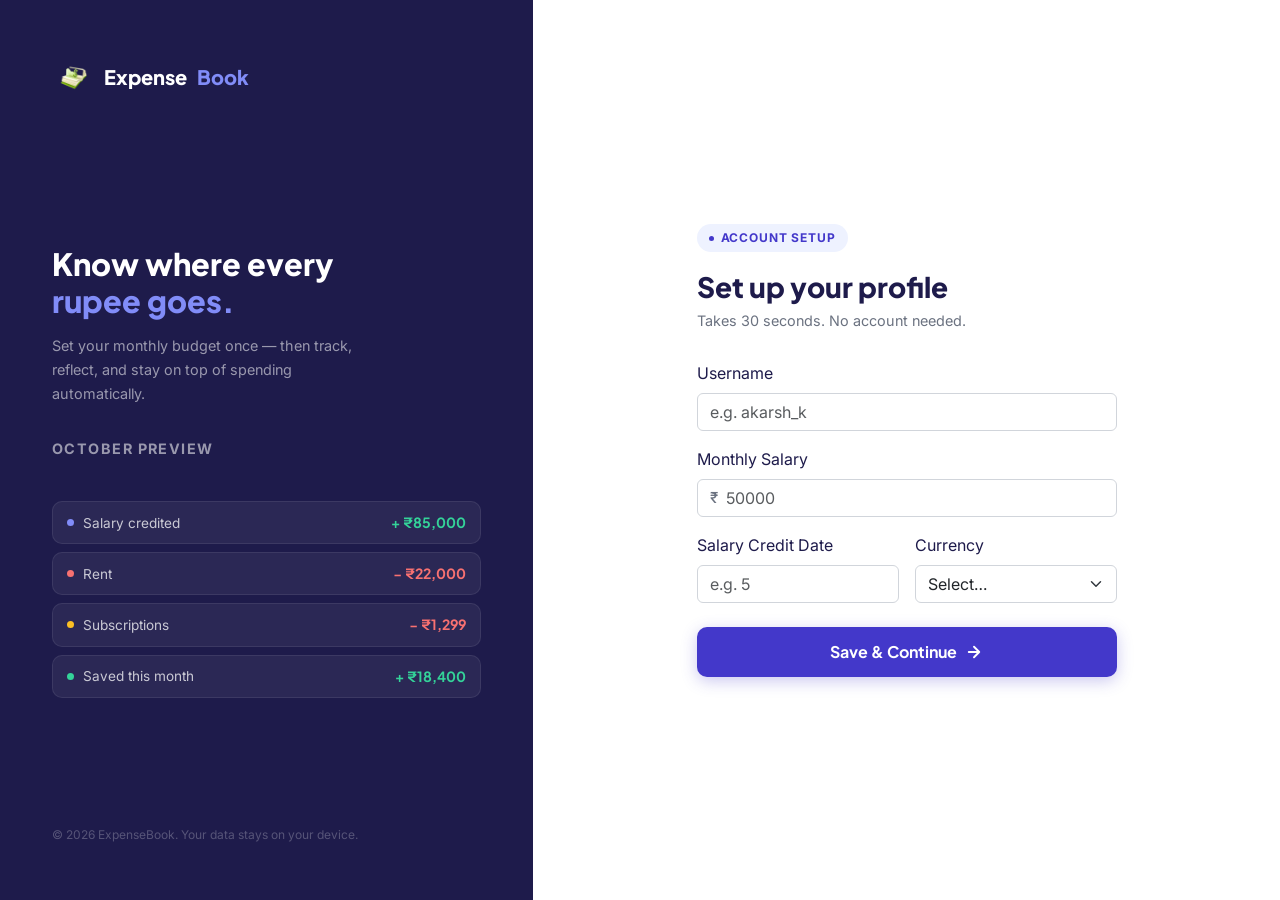
<file: index.html>
<!DOCTYPE html>
<html lang="en">

<head>
    <meta charset="UTF-8">
    <meta name="viewport" content="width=device-width, initial-scale=1.0">
    <title>ExpenseBook — Setup</title>
    <link rel="icon" type="image/png" href="images/logo.png">

    <link rel="preconnect" href="https://fonts.googleapis.com">
    <link rel="preconnect" href="https://fonts.gstatic.com" crossorigin>
    <link href="https://fonts.googleapis.com/css2?family=Plus+Jakarta+Sans:wght@400;500;600;700;800&family=Inter:wght@400;500;600&display=swap" rel="stylesheet">
    
    <link href="https://cdn.jsdelivr.net/npm/bootstrap@5.3.8/dist/css/bootstrap.min.css" rel="stylesheet" integrity="sha384-sRIl4kxILFvY47J16cr9ZwB07vP4J8+LH7qKQnuqkuIAvNWLzeN8tE5YBujZqJLB" crossorigin="anonymous">

    <link rel="stylesheet" href="css/style.css">
</head>

<body>
    <div class="container-fluid">
        <div class="row min-vh-100">

            <!-- ================================================ Left brand panel ========================================================= -->
            <div class="col-lg-5 brand-panel d-flex flex-column justify-content-between">
                <a href="#" class="brand-logo d-flex align-items-center">
                    <img src="images/logo.png" alt="ExpenseBook Logo" class="brand-logo-img">
                    Expense<span>Book</span>
                </a>

                <div class="brand-body d-flex flex-column justify-content-center">
                    <h2>Know where every<br><em>rupee goes.</em></h2>
                    <p>Set your monthly budget once — then track, reflect, and stay on top of spending automatically.</p>

                    <div class="ledger gap-2 d-flex flex-column">
                        <p class="ledger-label">October preview</p>
                        <div class="ledger-row">
                            <div class="ledger-cat">
                                <div class="dot" style="background:#818cf8"></div>Salary credited
                            </div>
                            <div class="ledger-amt positive">+ ₹85,000</div>
                        </div>
                        <div class="ledger-row">
                            <div class="ledger-cat">
                                <div class="dot" style="background:#f87171"></div>Rent
                            </div>
                            <div class="ledger-amt negative">− ₹22,000</div>
                        </div>
                        <div class="ledger-row">
                            <div class="ledger-cat">
                                <div class="dot" style="background:#fbbf24"></div>Subscriptions
                            </div>
                            <div class="ledger-amt negative">− ₹1,299</div>
                        </div>
                        <div class="ledger-row">
                            <div class="ledger-cat">
                                <div class="dot" style="background:#34d399"></div>Saved this month
                            </div>
                            <div class="ledger-amt positive">+ ₹18,400</div>
                        </div>
                    </div>
                </div>

                <div class="brand-foot">© 2026 ExpenseBook. Your data stays on your device.</div>
            </div>

            <!-- =============================================== Right form panel ========================================= -->
            <div class="col-lg-7 form-panel d-flex justify-content-center align-items-center">
                <div class="form-inner">

                    <div class="step-badge">
                        <span class="step-pip"></span>
                        Account Setup
                    </div>

                    <h1 class="form-title">Set up your profile</h1>
                    <p class="form-sub">Takes 30 seconds. No account needed.</p>

                    <form id="setupForm" novalidate>

                        <!-- Username -->
                        <div class="field mb-3">
                            <label for="username" class="form-label">Username</label>
                            <input
                                class="form-control"
                                type="text"
                                id="username"
                                name="username"
                                placeholder="e.g. akarsh_k"
                                autocomplete="username"
                                minlength="3"
                                maxlength="24"
                                pattern="^[A-Za-z][A-Za-z0-9_]*$"
                                required>

                            <div class="field-err invalid-feedback" id="err-username">
                                Must start with a letter and be 3–24 characters (letters, numbers, underscores only).
                            </div>
                        </div>

                        <!-- Monthly salary -->
                        <div class="field mb-3">
                            <label for="salary" class="form-label">Monthly Salary</label>

                            <div class="input-wrap position-relative">
                                <span class="sym" id="sym">₹</span>

                                <input
                                    class="form-control"
                                    type="number"
                                    id="salary"
                                    name="salary"
                                    placeholder="50000"
                                    min="100"
                                    step="1"
                                    required>
                            </div>

                            <div class="field-err invalid-feedback" id="err-salary">
                                Enter a salary of at least 100.
                            </div>
                        </div>

                        <!-- Credit date + Currency -->
                        <div class="field-row row g-3">

                            <div class="field col-md-6 mb-0">
                                <label for="creditDate" class="form-label">
                                    Salary Credit Date
                                </label>

                                <input
                                    class="form-control"
                                    type="number"
                                    id="creditDate"
                                    name="creditDate"
                                    placeholder="e.g. 5"
                                    min="1"
                                    max="28"
                                    required>

                                <div class="field-err invalid-feedback" id="err-creditDate">
                                    Enter a day between 1 and 28.
                                </div>
                            </div>

                            <div class="field col-md-6 mb-0">
                                <label for="currency" class="form-label">
                                    Currency
                                </label>

                                <select
                                    class="form-select"
                                    id="currency"
                                    name="currency"
                                    required>

                                    <option value="">Select…</option>
                                    <option value="INR" data-sym="₹">🇮🇳 Indian Rupee (₹)</option>
                                    <option value="USD" data-sym="$">🇺🇸 US Dollar ($)</option>
                                    <option value="EUR" data-sym="€">🇪🇺 Euro (€)</option>
                                    <option value="GBP" data-sym="£">🇬🇧 British Pound (£)</option>
                                    <option value="JPY" data-sym="¥">🇯🇵 Japanese Yen (¥)</option>

                                </select>

                                <div class="field-err invalid-feedback" id="err-currency">
                                    Please select a currency.
                                </div>
                            </div>
                        </div>

                        <button
                            type="submit"
                            class="btn-save btn btn-primary w-100 d-flex align-items-center justify-content-center gap-2">

                            Save &amp; Continue

                            <svg
                                class="arrow"
                                width="18"
                                height="18"
                                viewBox="0 0 24 24"
                                fill="none"
                                stroke="currentColor"
                                stroke-width="2.5"
                                stroke-linecap="round"
                                stroke-linejoin="round">

                                <path d="M5 12h14M12 5l7 7-7 7" />
                            </svg>
                        </button>
                    </form>
                </div>
            </div>
        </div>
    </div>
<script src="https://cdn.jsdelivr.net/npm/bootstrap@5.3.8/dist/js/bootstrap.bundle.min.js" integrity="sha384-FKyoEForCGlyvwx9Hj09JcYn3nv7wiPVlz7YYwJrWVcXK/BmnVDxM+D2scQbITxI" crossorigin="anonymous"></script>
<script src="js/script.js"></script>
</body>

</html>
</file>
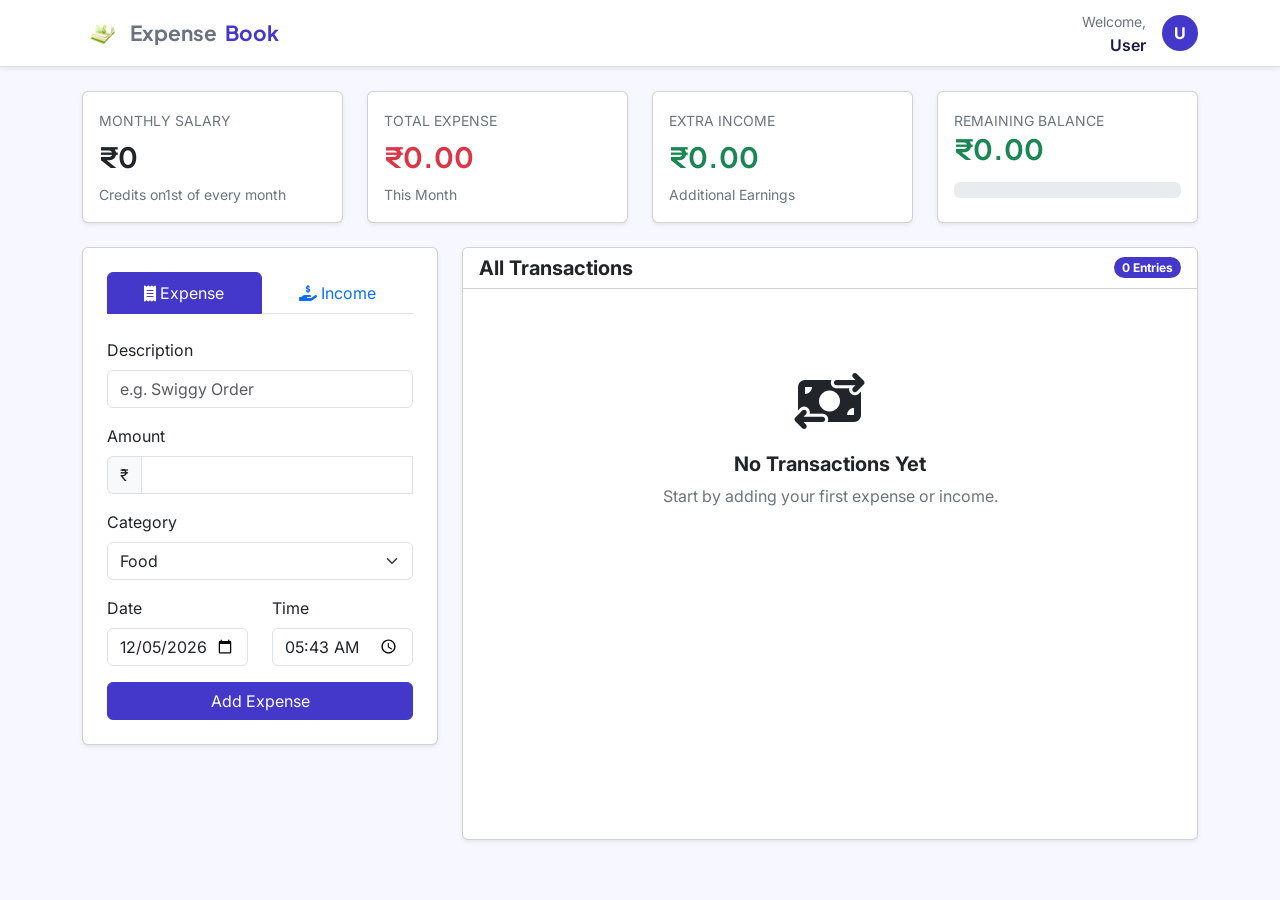
<file: Dashboard.html>
<!DOCTYPE html>
<html lang="en">

<head>
    <meta charset="UTF-8">
    <meta name="viewport" content="width=device-width, initial-scale=1.0">
    <title>ExpenseBook — Dashboard</title>
    <link rel="icon" type="image/png" href="images/logo.png">

    <link rel="preconnect" href="https://fonts.googleapis.com">
    <link rel="preconnect" href="https://fonts.gstatic.com" crossorigin>
    <link
        href="https://fonts.googleapis.com/css2?family=Plus+Jakarta+Sans:wght@500;600;700;800&family=Inter:wght@400;500;600&display=swap"
        rel="stylesheet">

    <link rel="stylesheet" href="https://cdnjs.cloudflare.com/ajax/libs/font-awesome/6.7.2/css/all.min.css">

    <link href="https://cdn.jsdelivr.net/npm/bootstrap@5.3.7/dist/css/bootstrap.min.css" rel="stylesheet">

    <link rel="stylesheet" href="/css/dashboard.css">
</head>

<body>

    <!-- ================= NAVBAR ================= -->

    <nav class="navbar navbar-expand-lg bg-white border-bottom shadow-sm">
        <div class="container">
            <a class="navbar-brand d-flex align-items-center gap-2 fw-bold" href="index.html"
                onclick="return confirm('Go back to the setup page?');">
                <img src="images/logo.png" class="brand-logo-img" alt="ExpenseBook Logo">
                Expense<span class="text-brand">Book</span>
            </a>
            <div class="d-flex align-items-center gap-3">
                <div class="text-end">
                    <small class="text-secondary">
                        Welcome,
                    </small>
                    <div class="fw-semibold" id="navName">User</div>
                </div>
                <div class="avatar" id="navAvatar">A</div>
            </div>
        </div>
    </nav>


    <!-- ================= MAIN ================= -->
    <div class="container py-4">
        <!-- Alert -->
        <div id="alertBox"></div>

        <!-- ================= SUMMARY ================= -->
        <div class="row g-4 mb-4">

            <!-- Salary -->
            <div class="col-lg-3 col-md-6">
                <div class="dashboard-card card shadow-sm h-100">
                    <div class="card-body">
                        <small class="text-secondary text-uppercase">Monthly Salary</small>
                        <h3 class="fw-bold mt-2" id="cardSalary">₹0</h3>
                        <small class="text-secondary">Credits on<span id="cardCreditDate">—</span></small>
                    </div>
                </div>
            </div>

            <!-- Expense -->
            <div class="col-lg-3 col-md-6">
                <div class="dashboard-card card shadow-sm h-100">
                    <div class="card-body">
                        <small class="text-secondary text-uppercase">Total Expense</small>
                        <h3 class="fw-bold text-danger mt-2" id="cardExpense">₹0</h3>
                        <small class="text-secondary">This Month</small>
                    </div>
                </div>
            </div>

            <!-- Income -->
            <div class="col-lg-3 col-md-6">
                <div class="dashboard-card card shadow-sm h-100">
                    <div class="card-body">
                        <small class="text-secondary text-uppercase">Extra Income</small>
                        <h3 class="fw-bold text-success mt-2" id="cardIncome">₹0</h3>
                        <small class="text-secondary">Additional Earnings</small>
                    </div>
                </div>
            </div>

            <!-- Balance -->
            <div class="col-lg-3 col-md-6">
                <div class="dashboard-card card shadow-sm h-100">
                    <div class="card-body">
                        <small class="text-secondary text-uppercase">Remaining Balance</small>
                        <h3 class="fw-bold" id="cardBalance"> ₹0 </h3>
                        <div class="progress mt-3">
                            <div class="progress-bar" id="progressBar" style="width:0%">
                            </div>
                        </div>
                    </div>
                </div>
            </div>
        </div>

        <!-- ================= CONTENT ================= -->
        <div class="row g-4">

            <!-- Input COLUMN -->
            <div class="col-lg-4">
                <div class="add-card card shadow-sm">
                    <div class="card-body">

                        <!-- Tabs -->
                        <ul class="nav nav-tabs mb-4" id="transactionTabs" role="tablist">
                            <li class="nav-item flex-fill" role="presentation">
                                <button class="nav-link active w-100" id="expense-tab" data-bs-toggle="tab"
                                    data-bs-target="#expensePane" type="button">
                                    <i class="fa-solid fa-receipt"></i> Expense
                                </button>
                            </li>
                            <li class="nav-item flex-fill" role="presentation">
                                <button class="nav-link w-100" id="income-tab" data-bs-toggle="tab"
                                    data-bs-target="#incomePane" type="button">
                                    <i class="fa-solid fa-hand-holding-dollar"></i> Income
                                </button>
                            </li>
                        </ul>
                        <div class="tab-content">

                            <!-- ================================== Expense Form =============================== -->
                            <div class="tab-pane fade show active" id="expensePane">
                                <form id="expenseForm" novalidate>
                                    <div class="mb-3">
                                        <label class="form-label">Description</label>
                                        <input type="text" class="form-control" id="expName" maxlength="60"
                                            placeholder="e.g. Swiggy Order" required>
                                        <div class="invalid-feedback">Enter a description.</div>
                                    </div>
                                    <div class="mb-3">
                                        <label class="form-label">
                                            Amount
                                        </label>
                                        <div class="input-group">
                                            <span class="input-group-text" id="expenseSymbol">₹</span>
                                            <input type="number" class="form-control" id="expAmount" min="1" required>
                                            <div class="invalid-feedback">Enter a valid amount.</div>
                                        </div>
                                    </div>
                                    <div class="mb-3">
                                        <label class="form-label">Category</label>
                                        <select class="form-select" id="expCategory">
                                            <option>Food</option>
                                            <option>Transport</option>
                                            <option>Shopping</option>
                                            <option>Bills</option>
                                            <option>Health</option>
                                            <option>Education</option>
                                            <option>Entertainment</option>
                                            <option>Other</option>
                                        </select>
                                    </div>
                                    <div class="row">
                                        <div class="col-md-6 mb-3">
                                            <label class="form-label">Date</label>
                                            <input type="date" class="form-control" id="expDate" required>
                                            <div class="invalid-feedback">Select a date.</div>
                                        </div>
                                        <div class="col-md-6 mb-3">
                                            <label class="form-label">Time</label>
                                            <input type="time" class="form-control" id="expTime" required>
                                            <div class="invalid-feedback">Select time.</div>
                                        </div>
                                    </div>
                                    <button class="btn btn-primary w-100" type="submit">Add Expense</button>
                                </form>
                            </div>

                            <!-- ========== Income Form ============== -->
                            <div class="tab-pane fade" id="incomePane">
                                <form id="incomeForm" novalidate>
                                    <div class="mb-3">
                                        <label class="form-label">Description</label>
                                        <input type="text" class="form-control" id="incomeName" maxlength="60"
                                            placeholder="e.g. Freelancing" required>
                                        <div class="invalid-feedback">Enter a description.</div>
                                    </div>
                                    <div class="mb-3">
                                        <label class="form-label">Amount</label>
                                        <div class="input-group">
                                            <span class="input-group-text" id="incomeSymbol">₹</span>
                                            <input type="number" class="form-control" id="incomeAmount" min="1"
                                                required>
                                            <div class="invalid-feedback">Enter a valid amount.</div>
                                        </div>
                                    </div>
                                    <div class="mb-3">
                                        <label class="form-label">Source</label>
                                        <select class="form-select" id="incomeCategory">
                                            <option>Salary</option>
                                            <option>Freelancing</option>
                                            <option>Bonus</option>
                                            <option>Gift</option>
                                            <option>Interest</option>
                                            <option>Refund</option>
                                            <option>Other</option>
                                        </select>
                                    </div>
                                    <div class="row">
                                        <div class="col-md-6 mb-3">
                                            <label class="form-label">Date</label>
                                            <input type="date" class="form-control" id="incomeDate" required>
                                            <div class="invalid-feedback">Select a date.</div>
                                        </div>
                                        <div class="col-md-6 mb-3">
                                            <label class="form-label">Time</label>
                                            <input type="time" class="form-control" id="incomeTime" required>
                                            <div class="invalid-feedback">Select time.</div>
                                        </div>
                                    </div>
                                    <button class="btn btn-success w-100" type="submit">Add Income</button>
                                </form>
                            </div>
                        </div>
                    </div>
                </div>
            </div>

            <!-- ================ All Transactions COLUMN ================= -->
            <div class="col-lg-8">
                <div class="list-card card shadow-sm">
                    <div class="card-header bg-white d-flex justify-content-between align-items-center">
                        <h5 class="mb-0 fw-bold">All Transactions</h5>
                        <span class="badge bg-brand rounded-pill" id="transactionCount"> 0 Entries</span>
                    </div>
                    <div class="transaction-body" id="transactionContainer">
                        <!-- Empty State -->
                        <div class="empty-state" id="emptyState">
                            <div class="display-4 mb-3"><i class="fa-solid fa-money-bill-transfer"></i></div>
                            <h5 class="fw-bold">No Transactions Yet</h5>
                            <p class="text-secondary mb-0">Start by adding your first expense or income.</p>
                        </div>
                        <!-- Transactions will be inserted here -->
                        <div id="transactionList">
                        </div>
                    </div>

                </div>
            </div>
        </div>
    </div>

    <script src="https://cdn.jsdelivr.net/npm/bootstrap@5.3.7/dist/js/bootstrap.bundle.min.js"></script>
    <script src="/js/dashboard.js"></script>
</body>

</html>
</file>
<file: css/style.css>
:root {
        --brand: #4338ca;
        --brand-dark: #3730a3;
        --brand-light: #eef2ff;
        --left-bg: #1e1b4b;
        --left-accent: #818cf8;
        --success: #059669;
        --error: #dc2626;
        --error-bg: #fff5f5;
        --text: #1e1b4b;
        --text-soft: #6b7280;
        --border: #d1d5db;
        --surface: #ffffff;
        --bg: #f7f8ff;
        --ease: cubic-bezier(0.22, 1, 0.36, 1);
    }

    *,
    *::before,
    *::after {
        margin: 0;
        padding: 0;
        box-sizing: border-box;
    }

    html,
    body {
        height: 100%;
        font-family: "Inter", -apple-system, sans-serif;
        background: var(--bg);
        color: var(--text);
        -webkit-font-smoothing: antialiased;
    }


    /* ── Left: Brand panel ────────────────────── */
    .brand-panel {
        background: var(--left-bg);
        padding: 56px 52px;
        position: relative;
        overflow: hidden;
    }

    .brand-logo {
        gap: 10px;
        font-family: "Plus Jakarta Sans", sans-serif;
        font-size: 1.25rem;
        font-weight: 800;
        color: #fff;
        text-decoration: none;
        position: relative;
        z-index: 1;
    }

    .brand-logo-img {
    width: 42px;
    height: 42px;
    object-fit: contain;
}

    .brand-logo span {
        color: var(--left-accent);
    }

    .brand-body {
        flex: 1;
        padding: 40px 0 20px;
        position: relative;
        z-index: 1;
    }

    .brand-body h2 {
        font-family: "Plus Jakarta Sans", sans-serif;
        font-size: clamp(1.75rem, 2.4vw, 2.25rem);
        font-weight: 800;
        color: #fff;
        line-height: 1.2;
        margin-bottom: 14px;
    }

    .brand-body h2 em {
        font-style: normal;
        color: var(--left-accent);
    }

    .brand-body p {
        color: rgba(255, 255, 255, .55);
        font-size: 0.9rem;
        line-height: 1.65;
        max-width: 300px;
        margin-bottom: 32px;
    }

    /* Ledger preview */

    .ledger-label {
        font-size: 0.72rem;
        font-weight: 700;
        letter-spacing: 0.1em;
        text-transform: uppercase;
        color: rgba(255, 255, 255, .3);
        margin-bottom: 2px;
    }

    .ledger-row {
        display: flex;
        align-items: center;
        justify-content: space-between;
        background: rgba(255, 255, 255, .06);
        border: 1px solid rgba(255, 255, 255, .08);
        border-radius: 10px;
        padding: 10px 14px;
    }

    .ledger-cat {
        display: flex;
        align-items: center;
        gap: 9px;
        font-size: 0.85rem;
        color: rgba(255, 255, 255, .75);
    }

    .dot {
        width: 7px;
        height: 7px;
        border-radius: 50%;
        flex-shrink: 0;
    }

    .ledger-amt {
        font-family: "Plus Jakarta Sans", sans-serif;
        font-weight: 700;
        font-size: 0.88rem;
    }

    .ledger-amt.positive {
        color: #34d399;
    }

    .ledger-amt.negative {
        color: #f87171;
    }

    .brand-foot {
        font-size: 0.75rem;
        color: rgba(255, 255, 255, .25);
        position: relative;
        z-index: 1;
    }

    /* ── Right: Form panel ────────────────────── */
    .form-panel {
        background: var(--surface);
        padding: 60px 48px;
    }

    .form-inner {
        width: 100%;
        max-width: 420px;
    }

    /* Step badge */
    .step-badge {
        display: inline-flex;
        align-items: center;
        gap: 7px;
        background: var(--brand-light);
        color: var(--brand);
        font-size: 0.75rem;
        font-weight: 700;
        letter-spacing: 0.07em;
        text-transform: uppercase;
        padding: 5px 12px;
        border-radius: 100px;
        margin-bottom: 18px;
    }

    .step-pip {
        width: 5px;
        height: 5px;
        border-radius: 50%;
        background: var(--brand);
    }

    .form-title {
        font-family: "Plus Jakarta Sans", sans-serif;
        font-size: 1.75rem;
        font-weight: 800;
        line-height: 1.2;
        margin-bottom: 6px;
    }

    .form-sub {
        font-size: 0.9rem;
        color: var(--text-soft);
        margin-bottom: 30px;
    }

    /* Fields */
    .field {
        margin-bottom: 18px;
    }


    .field label .opt {
        font-weight: 400;
        color: var(--text-soft);
        font-size: 0.78rem;
    }

    .field input,
    .field select {
        border: 1.5px solid var(--border);
    }

    .field input:focus,
    .field select:focus {
        border-color: var(--brand);
        box-shadow: 0 0 0 6px rgba(67, 56, 202, .12);
    }

    /* Salary with prefix symbol */
    .input-wrap {
        position: relative;
    }

    .sym {
        position: absolute;
        left: 13px;
        top: 50%;
        transform: translateY(-50%);
        font-size: 0.95rem;
        color: var(--text-soft);
        font-weight: 500;
        pointer-events: none;
        user-select: none;
    }

    .input-wrap input {
        padding-left: 28px;
    }

    /* Submit */
    .btn-save {
        width: 100%;
        height: 50px;
        background: var(--brand);
        color: #fff;
        border: none;
        border-radius: 10px;
        font-family: "Plus Jakarta Sans", sans-serif;
        font-size: 1rem;
        font-weight: 700;
        cursor: pointer;
        display: flex;
        align-items: center;
        justify-content: center;
        gap: 10px;
        margin-top: 24px;
        box-shadow: 0 4px 16px rgba(67, 56, 202, .28);
        transition: background .2s var(--ease), transform .15s var(--ease), box-shadow .2s var(--ease);
    }

    .btn-save:hover {
        background: var(--brand-dark);
        transform: translateY(-2px);
        box-shadow: 0 8px 24px rgba(67, 56, 202, .35);
    }

    .btn-save:active {
        transform: translateY(0);
    }

    .btn-save .arrow {
        transition: transform .2s var(--ease);
    }

    .btn-save:hover .arrow {
        transform: translateX(4px);
    }

    /* ── Responsive ───────────────────────────── */
    @media (max-width: 820px) {

        .brand-panel {
            padding: 36px 28px;
        }

        .brand-body p {
            max-width: 100%;
        }

        .ledger {
            display: none;
        }

        .form-panel {
            padding: 40px 24px 56px;
            align-items: flex-start;
            justify-content: flex-start;
        }

        .field-row {
            grid-template-columns: 1fr;
            gap: 0;
        }

        .field-row .field {
            margin-bottom: 18px;
        }
    }
</file>
<file: css/dashboard.css>
:root {
    --brand: #4338ca;
    --brand-dark: #3730a3;
    --brand-light: #eef2ff;

    --success: #059669;
    --danger: #dc2626;
    --warning: #d97706;

    --text: #1e1b4b;
    --text-soft: #6b7280;

    --bg: #f7f8ff;
    --radius: 14px;
}

/* General */

body {
    font-family: "Inter", sans-serif;
    background: var(--bg);
    color: var(--text);
}

/* Navbar */

.brand-logo-img {
    width: 40px;
    height: 40px;
    object-fit: contain;
}

.navbar-brand {
    font-family: "Plus Jakarta Sans", sans-serif;
    font-size: 1.3rem;
    font-weight: 800;
    color: var(--text-soft);
}

.text-brand {
    color: var(--brand);
}

.bg-brand {
    background-color: var(--brand);
}

.avatar {
    width: 36px;
    height: 36px;
    border-radius: 50%;
    background: var(--brand);
    color: #fff;
    font-weight: 700;
    display: flex;
    align-items: center;
    justify-content: center;
}

/* Cards */

.card h3,
.card-value {
    font-family: "Plus Jakarta Sans", sans-serif;
    font-weight: 800;
}

.card-value {
    font-size: 2rem;
}

.dashboard-card {
    transition: transform .25s ease, box-shadow .25s ease;
}

.dashboard-card:hover {
    transform: translateY(-3px);
    box-shadow: 0 10px 24px rgba(0, 0, 0, .08) !important;
}

/* Bootstrap Overrides */

.progress-bar {
    background-color: var(--brand);
}

.nav-tabs .nav-link.active {
    background-color: var(--brand) !important;
    border-color: var(--brand) !important;
    color: #fff;
}

.btn-primary {
    background-color: var(--brand);
    border-color: var(--brand);
}

.btn-primary:hover {
    background-color: var(--brand-dark);
    border-color: var(--brand-dark);
}

.form-control:focus,
.form-select:focus {
    border-color: var(--brand);
    box-shadow: 0 0 0 .2rem rgba(67, 56, 202, .15);
}

/* Add Transaction */

.add-card .card-body {
    padding: 24px;
}

/* Transaction List */

.transaction-body {
    height: 550px;
    overflow-y: auto;
    overflow-x: hidden;
}

.transaction-body::-webkit-scrollbar {
    width: 8px;
}

.transaction-body::-webkit-scrollbar-thumb {
    background: #d1d5db;
    border-radius: 10px;
}

.transaction-body::-webkit-scrollbar-thumb:hover {
    background: #9ca3af;
}

.transaction-row {
    transition: background-color .15s ease;
}

.transaction-row:hover {
    background: #fafbff;
}

.transaction-icon {
    width: 42px;
    height: 42px;
    border-radius: 50%;
    display: flex;
    align-items: center;
    justify-content: center;
    font-size: 1.1rem;
    flex-shrink: 0;
}

.expense-icon {
    background: #fef2f2;
}

.income-icon {
    background: #ecfdf5;
}

/* Empty State */

.empty-state {
    padding: 80px 20px;
    text-align: center;
}

.empty-state .display-4 {
    margin-bottom: 16px;
}

.empty-state h5 {
    font-weight: 700;
}

.empty-state p {
    color: var(--text-soft);
}

/* Responsive */

@media (max-width: 992px) {
    .transaction-body {
        height: 450px;
    }
}

@media (max-width: 768px) {
    .card-value {
        font-size: 1.7rem;
    }

    .transaction-body {
        height: 400px;
    }
}
</file>
